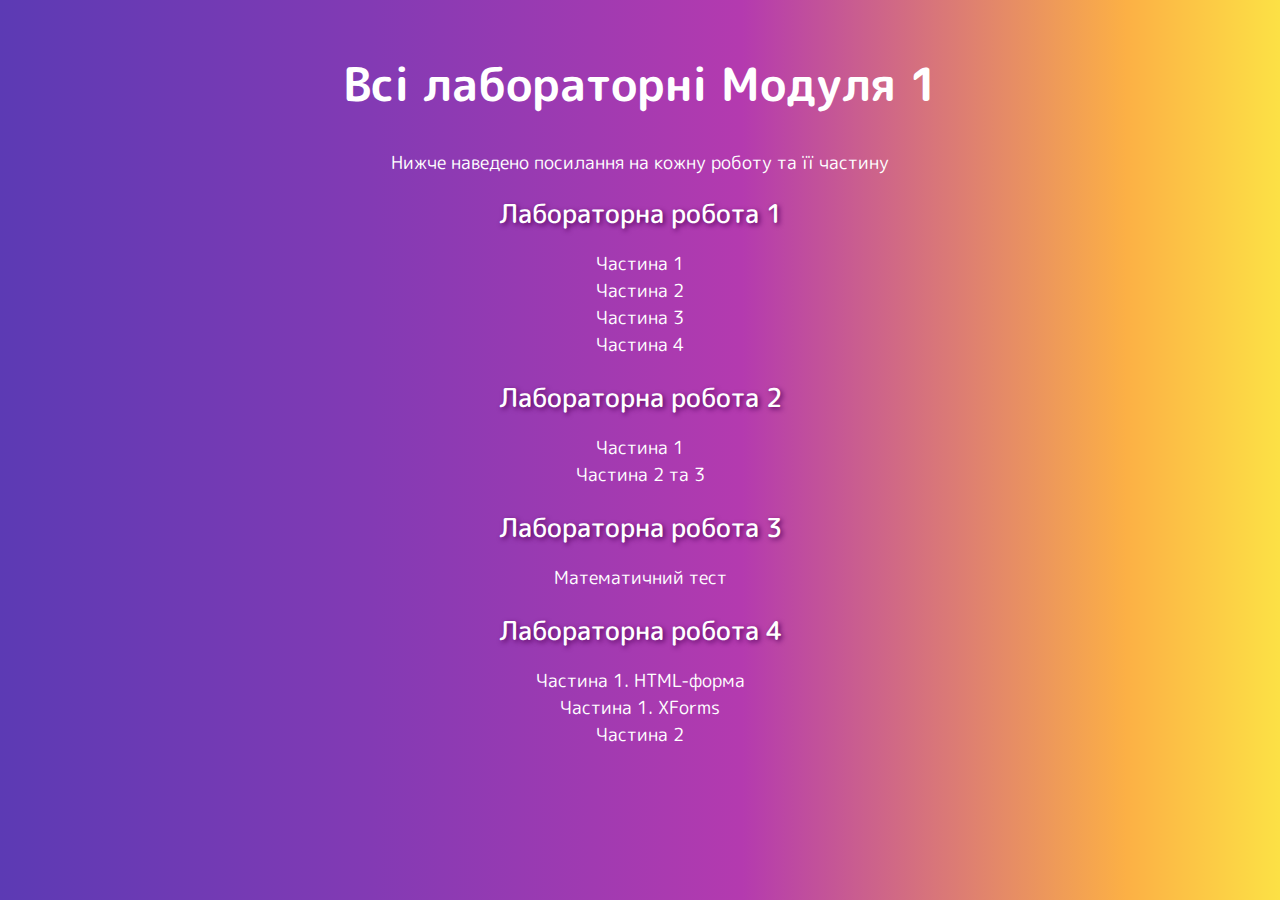
<file: index.html>
<!DOCTYPE html>
<html lang="uk">
  <head>
    <meta charset="UTF-8" />
    <meta name="viewport" content="width=device-width, initial-scale=1.0" />
    <link rel="preconnect" href="https://fonts.googleapis.com" />
    <link rel="preconnect" href="https://fonts.gstatic.com" crossorigin />
    <link
      href="https://fonts.googleapis.com/css2?family=M+PLUS+Rounded+1c:wght@400;500;700&display=swap"
      rel="stylesheet"
    />
    <link rel="stylesheet" href="./styles.css" />
    <title>Module-1 Gorbach</title>
  </head>
  <body class="accent-bg">
    <main class="centered">
      <div class="container">
        <h1 class="title">Всі лабораторні Модуля 1</h1>
        <p>Нижче наведено посилання на кожну роботу та її частину</p>
        <ol class="default-list primary">
          <li>
            <h2 class="lab-name">Лабораторна робота 1</h2>
            <ol class="default-list">
              <li><a class="lab-link" href="./lab-1/lab-1-1.html">Частина 1</a></li>
              <li><a class="lab-link" href="./lab-1/lab-1-2.html">Частина 2</a></li>
              <li><a class="lab-link" href="./lab-1/lab-1-3.html">Частина 3</a></li>
              <li><a class="lab-link" href="./lab-1/lab-1-4.html">Частина 4</a></li>
            </ol>
          </li>
          <li>
            <h2 class="lab-name">Лабораторна робота 2</h2>
            <ol class="default-list">
              <li><a class="lab-link" href="./lab-2/part-1/index.xml">Частина 1</a></li>
              <li><a class="lab-link" href="./lab-2/part-2-and-3/index.xml">Частина 2 та 3</a></li>
            </ol>
          </li>
          <li>
            <h2 class="lab-name">Лабораторна робота 3</h2>
            <ol class="default-list">
              <li><a class="lab-link" href="./lab-3/lab-3.html">Математичний тест</a></li>
            </ol>
          </li>
          <li>
            <h2 class="lab-name">Лабораторна робота 4</h2>
            <ol class="default-list">
              <li>
                <a class="lab-link" href="./lab-4/part-1/index.html">Частина 1. HTML-форма</a>
              </li>
              <li>
                <a class="lab-link" href="./lab-4/part-1/index.xml">Частина 1. XForms</a>
              </li>
              <li><a class="lab-link" href="./lab-4/part-2/index.html">Частина 2</a></li>
            </ol>
          </li>
        </ol>
      </div>
    </main>
  </body>
</html>
</file>
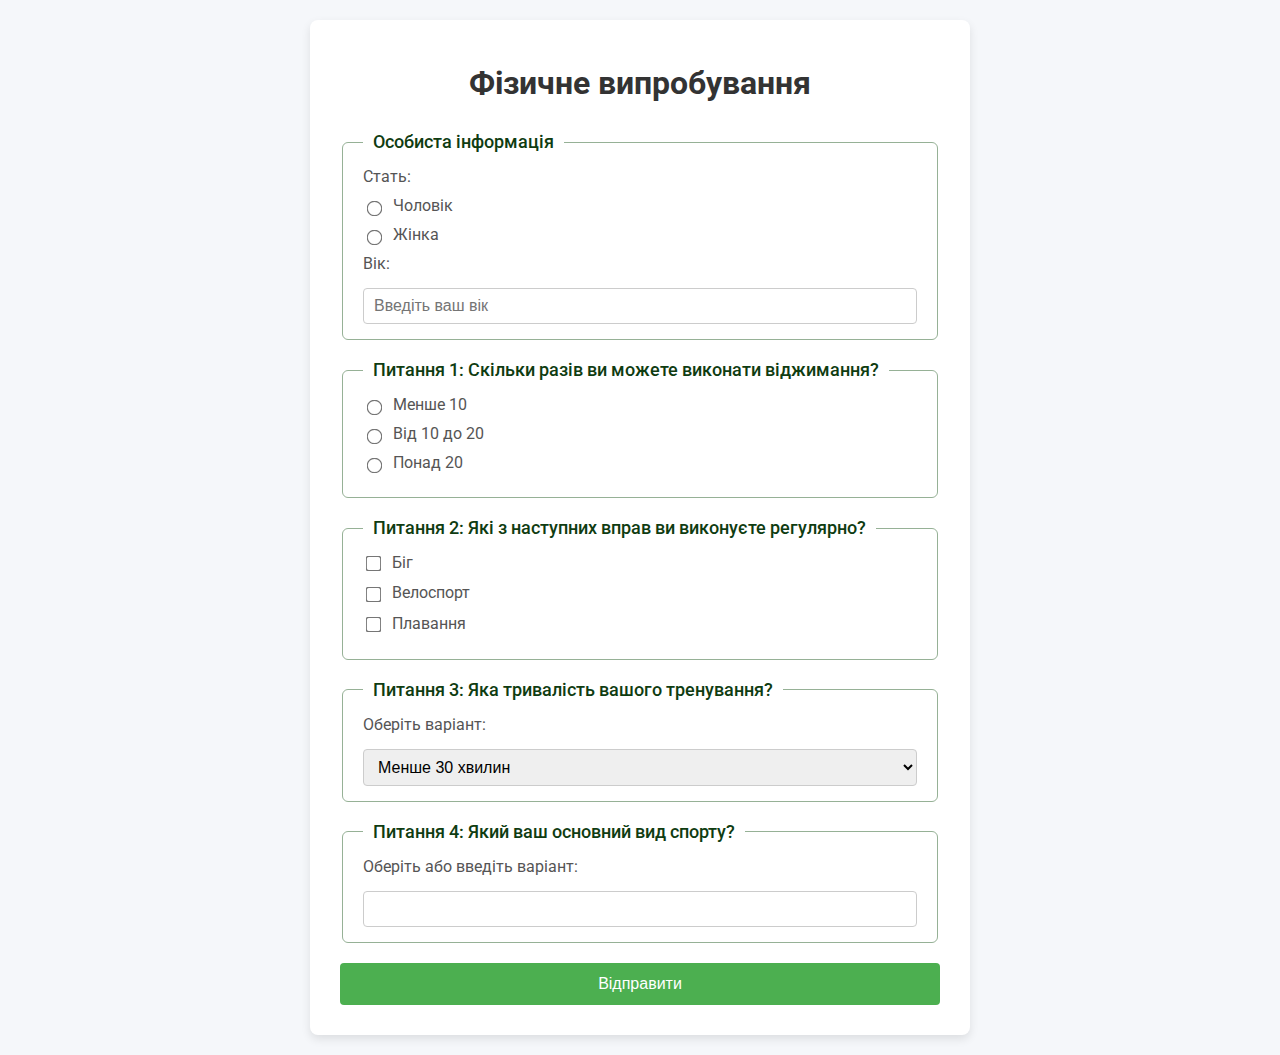
<file: lab-4/part-1/index.html>
<!DOCTYPE html>
<html lang="uk">
  <head>
    <meta charset="UTF-8" />
    <meta name="viewport" content="width=device-width, initial-scale=1.0" />
    <title>Lab-4 Gorbach</title>
    <!-- Підключення Google Fonts -->
    <link
      href="https://fonts.googleapis.com/css2?family=Roboto:wght@400;500&display=swap"
      rel="stylesheet"
    />
    <link rel="stylesheet" href="main.css" />
  </head>
  <body>
    <div class="form-container">
      <h1>Фізичне випробування</h1>
      <form action="#" method="post">
        <!-- вибір статі -->
        <fieldset>
          <legend>Особиста інформація</legend>
          <label>Стать:</label>
          <label>
            <input type="radio" name="gender" value="male" required />
            Чоловік
          </label>
          <label>
            <input type="radio" name="gender" value="female" required />
            Жінка
          </label>
          <!-- введення віку -->
          <label for="age">Вік:</label>
          <input
            type="number"
            name="age"
            id="age"
            placeholder="Введіть ваш вік"
            min="0"
            max="110"
            required
          />
        </fieldset>

        <!-- Питання 1: Використання радіо-кнопок -->
        <fieldset>
          <legend>Питання 1: Скільки разів ви можете виконати віджимання?</legend>
          <label>
            <input type="radio" name="pushups" value="less10" required />
            Менше 10
          </label>
          <label>
            <input type="radio" name="pushups" value="10to20" required />
            Від 10 до 20
          </label>
          <label>
            <input type="radio" name="pushups" value="more20" required />
            Понад 20
          </label>
        </fieldset>

        <!-- Питання 2: Використання прапорців (checkbox) -->
        <fieldset>
          <legend>Питання 2: Які з наступних вправ ви виконуєте регулярно?</legend>
          <label>
            <input type="checkbox" name="exercise[]" value="running" />
            Біг
          </label>
          <label>
            <input type="checkbox" name="exercise[]" value="cycling" />
            Велоспорт
          </label>
          <label>
            <input type="checkbox" name="exercise[]" value="swimming" />
            Плавання
          </label>
        </fieldset>

        <!-- Питання 3: Використання випадаючого списку (select) -->
        <fieldset>
          <legend>Питання 3: Яка тривалість вашого тренування?</legend>
          <label for="duration">Оберіть варіант:</label>
          <select name="duration" id="duration">
            <option value="short">Менше 30 хвилин</option>
            <option value="medium">30-60 хвилин</option>
            <option value="long">Понад 60 хвилин</option>
          </select>
        </fieldset>

        <!-- Питання 4: Використання елемента datalist -->
        <fieldset>
          <legend>Питання 4: Який ваш основний вид спорту?</legend>
          <label for="sport">Оберіть або введіть варіант:</label>
          <input list="sports" name="sport" id="sport" required />
          <datalist id="sports">
            <option value="Футбол"></option>
            <option value="Баскетбол"></option>
            <option value="Теніс"></option>
          </datalist>
        </fieldset>

        <input type="submit" value="Відправити" />
      </form>
    </div>
  </body>
</html>
</file>
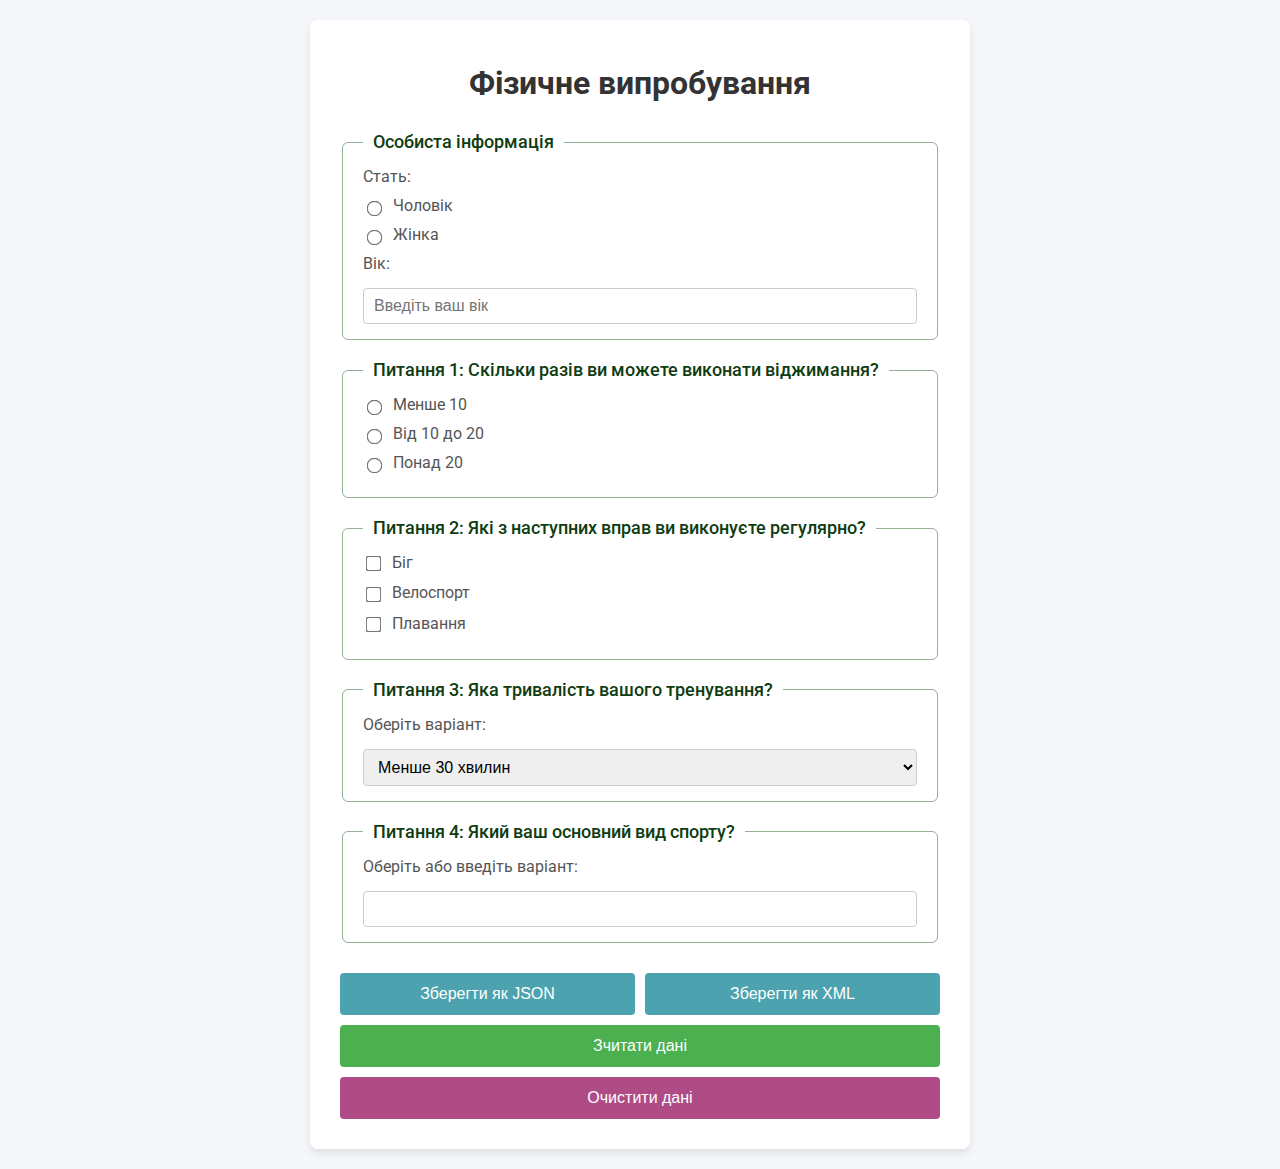
<file: lab-4/part-2/index.html>
<!DOCTYPE html>
<html lang="uk">
  <head>
    <meta charset="UTF-8" />
    <meta name="viewport" content="width=device-width, initial-scale=1.0" />
    <title>Lab-4 Gorbach</title>
    <!-- Підключення Google Fonts -->
    <link
      href="https://fonts.googleapis.com/css2?family=Roboto:wght@400;500&display=swap"
      rel="stylesheet"
    />
    <link rel="stylesheet" href="main.css" />
  </head>
  <body>
    <div class="form-container">
      <h1>Фізичне випробування</h1>
      <form id="fitnessForm" action="#" method="post">
        <!-- вибір статі -->
        <fieldset>
          <legend>Особиста інформація</legend>
          <label>Стать:</label>
          <label>
            <input type="radio" name="gender" value="male" required />
            Чоловік
          </label>
          <label>
            <input type="radio" name="gender" value="female" required />
            Жінка
          </label>
          <!-- введення віку -->
          <label for="age">Вік:</label>
          <input
            type="number"
            name="age"
            id="age"
            placeholder="Введіть ваш вік"
            min="0"
            max="110"
            required
          />
        </fieldset>

        <!-- Питання 1: Використання радіо-кнопок -->
        <fieldset>
          <legend>Питання 1: Скільки разів ви можете виконати віджимання?</legend>
          <label>
            <input type="radio" name="pushups" value="less10" required />
            Менше 10
          </label>
          <label>
            <input type="radio" name="pushups" value="10to20" required />
            Від 10 до 20
          </label>
          <label>
            <input type="radio" name="pushups" value="more20" required />
            Понад 20
          </label>
        </fieldset>

        <!-- Питання 2: Використання прапорців (checkbox) -->
        <fieldset>
          <legend>Питання 2: Які з наступних вправ ви виконуєте регулярно?</legend>
          <label>
            <input type="checkbox" name="exercise[]" value="running" />
            Біг
          </label>
          <label>
            <input type="checkbox" name="exercise[]" value="cycling" />
            Велоспорт
          </label>
          <label>
            <input type="checkbox" name="exercise[]" value="swimming" />
            Плавання
          </label>
        </fieldset>

        <!-- Питання 3: Використання випадаючого списку (select) -->
        <fieldset>
          <legend>Питання 3: Яка тривалість вашого тренування?</legend>
          <label for="duration">Оберіть варіант:</label>
          <select name="duration" id="duration">
            <option value="short">Менше 30 хвилин</option>
            <option value="medium">30-60 хвилин</option>
            <option value="long">Понад 60 хвилин</option>
          </select>
        </fieldset>

        <!-- Питання 4: Використання елемента datalist -->
        <fieldset>
          <legend>Питання 4: Який ваш основний вид спорту?</legend>
          <label for="sport">Оберіть або введіть варіант:</label>
          <input list="sports" name="sport" id="sport" required />
          <datalist id="sports">
            <option value="Футбол"></option>
            <option value="Баскетбол"></option>
            <option value="Теніс"></option>
          </datalist>
        </fieldset>

        <div class="form-buttons">
          <div class="export-buttons">
            <button type="button" onclick="saveAsJSON()">Зберегти як JSON</button>
            <button type="button" onclick="saveAsXML()">Зберегти як XML</button>
          </div>
          <button type="button" onclick="loadData()">Зчитати дані</button>
          <button type="button" onclick="clearData()" class="clear">Очистити дані</button>
        </div>

        <div id="output" class="output-container"></div>
      </form>
    </div>
  </body>
  <script src="./main.js"></script>
</html>
</file>
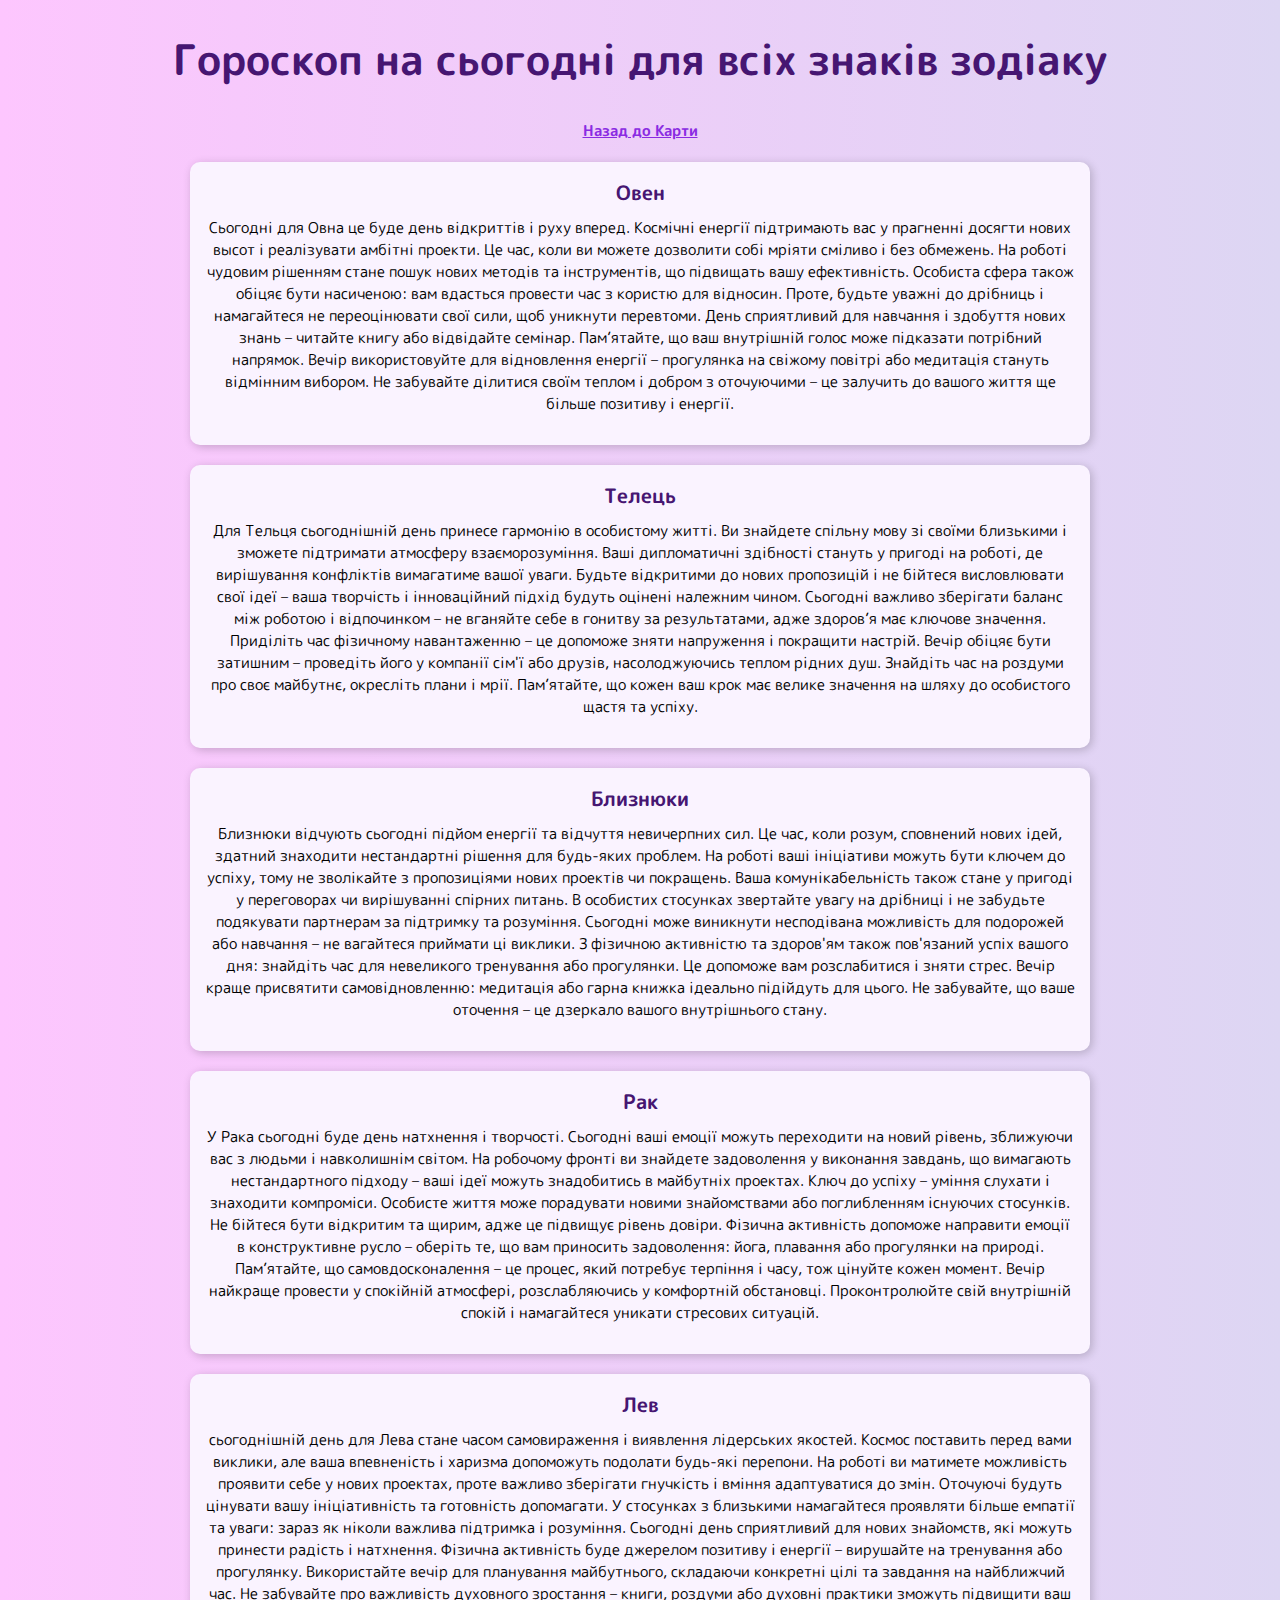
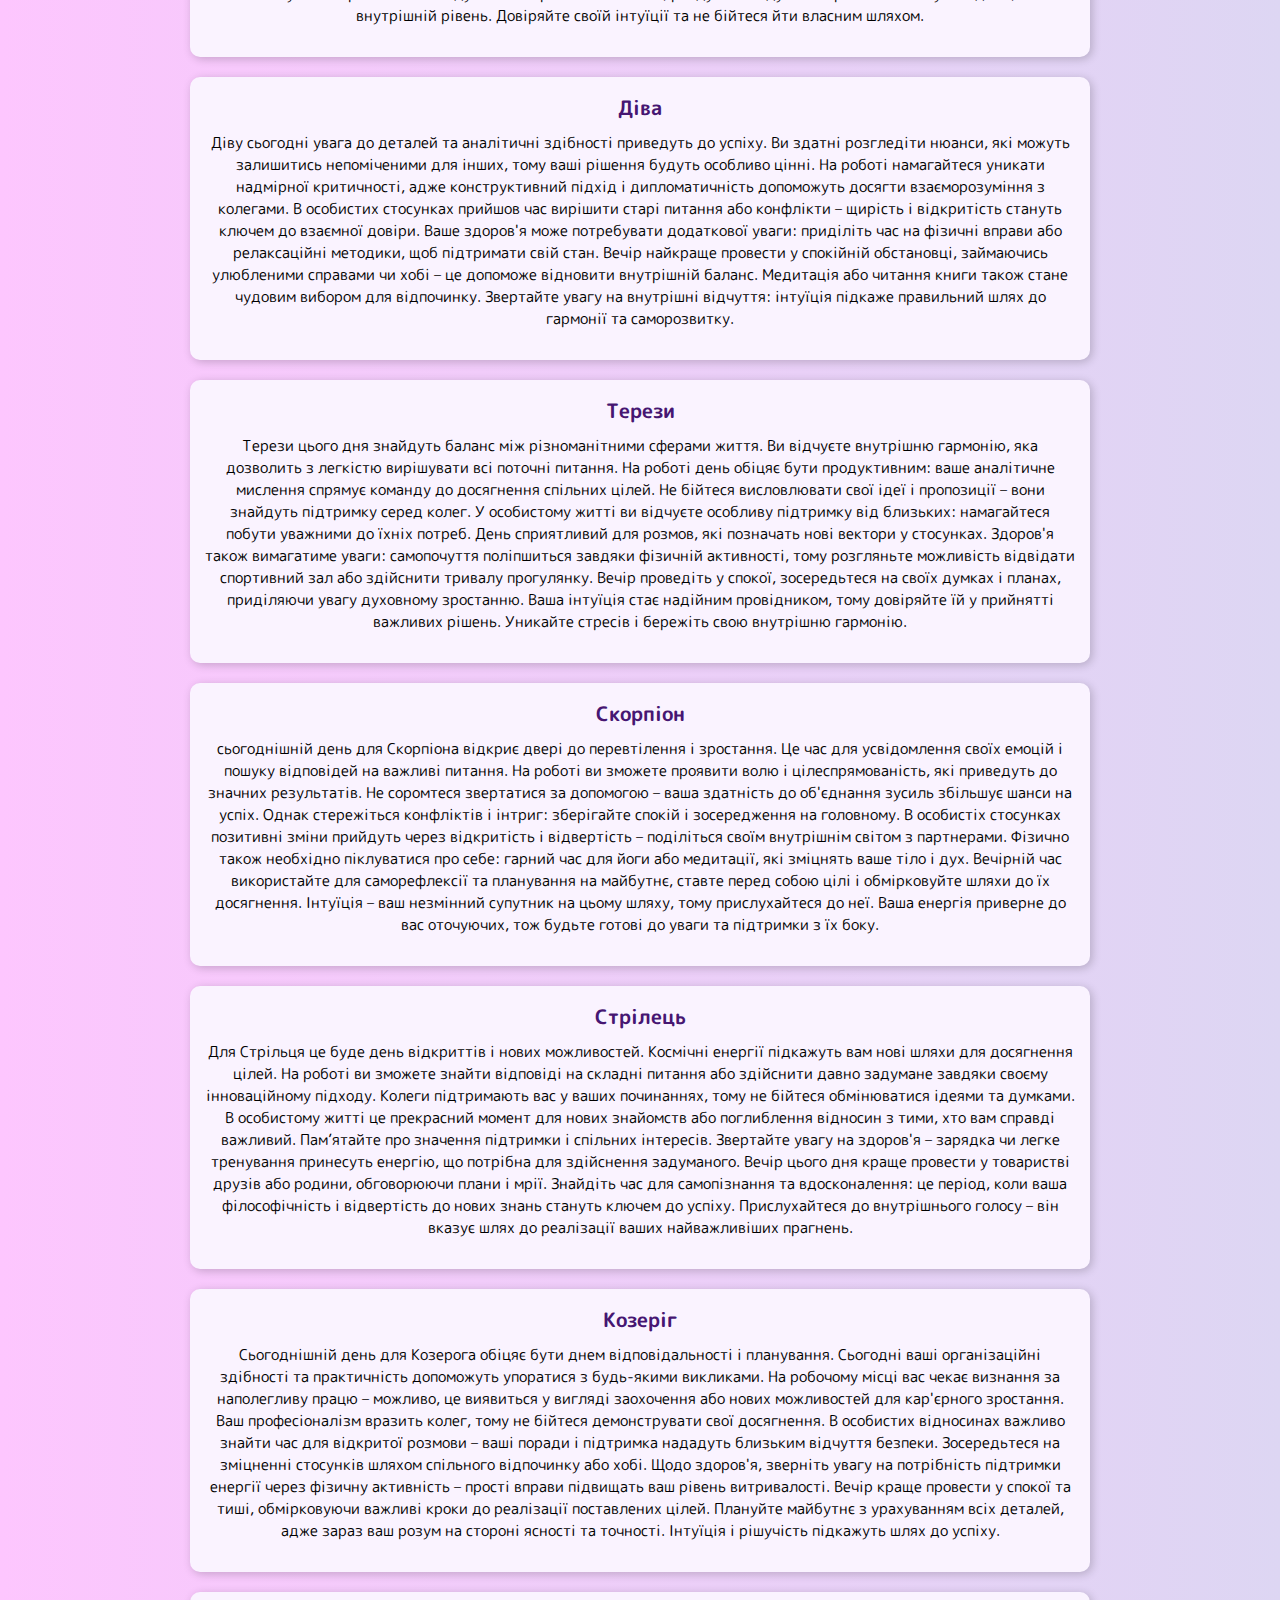
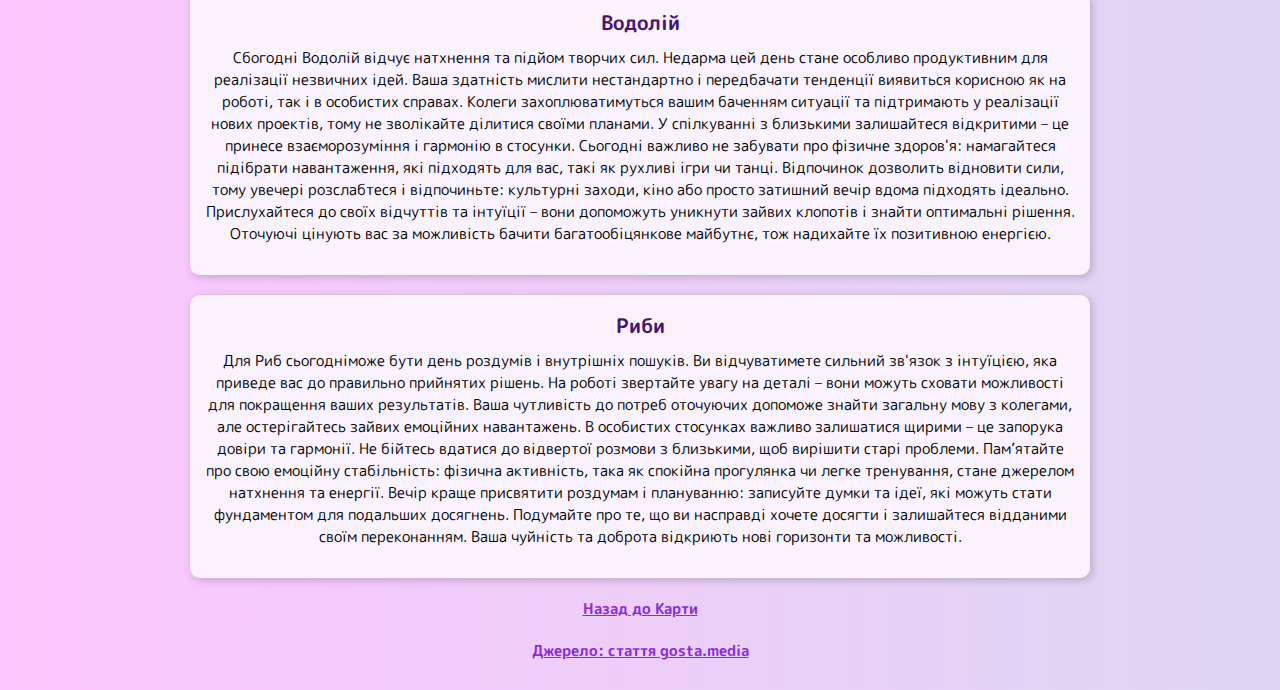
<file: lab-1/horoscope.html>
<!DOCTYPE html>
<html lang="uk">
  <head>
    <meta charset="UTF-8" />
    <meta name="viewport" content="width=device-width, initial-scale=1.0" />
    <link rel="preconnect" href="https://fonts.googleapis.com" />
    <link rel="preconnect" href="https://fonts.gstatic.com" crossorigin />
    <link
      href="https://fonts.googleapis.com/css2?family=M+PLUS+Rounded+1c:wght@400;500;700&display=swap"
      rel="stylesheet"
    />
    <link rel="stylesheet" href="lab-1.css" />
    <title>Гороскоп</title>
  </head>
  <body>
    <main class="horoscope-container">
      <h1 class="horoscope-caption">Гороскоп на сьогодні для всіх знаків зодіаку</h1>

      <a class="horoscope-link" href="lab-1-4.html">Назад до Карти</a>

      <section class="horoscope-card">
        <h2 class="horoscope-title" id="aries">Овен</h2>
        <p class="horoscope-text">
          Cьогодні для Овна це буде день відкриттів і руху вперед. Космічні енергії підтримають вас
          у прагненні досягти нових высот і реалізувати амбітні проекти. Це час, коли ви можете
          дозволити собі мріяти сміливо і без обмежень. На роботі чудовим рішенням стане пошук нових
          методів та інструментів, що підвищать вашу ефективність. Особиста сфера також обіцяє бути
          насиченою: вам вдасться провести час з користю для відносин. Проте, будьте уважні до
          дрібниць і намагайтеся не переоцінювати свої сили, щоб уникнути перевтоми. День
          сприятливий для навчання і здобуття нових знань – читайте книгу або відвідайте семінар.
          Пам’ятайте, що ваш внутрішній голос може підказати потрібний напрямок. Вечір
          використовуйте для відновлення енергії – прогулянка на свіжому повітрі або медитація
          стануть відмінним вибором. Не забувайте ділитися своїм теплом і добром з оточуючими – це
          залучить до вашого життя ще більше позитиву і енергії.
        </p>
      </section>
      <section class="horoscope-card">
        <h2 class="horoscope-title" id="taurus">Телець</h2>
        <p class="horoscope-text">
          Для Тельця сьогоднішній день принесе гармонію в особистому житті. Ви знайдете спільну мову
          зі своїми близькими і зможете підтримати атмосферу взаєморозуміння. Ваші дипломатичні
          здібності стануть у пригоді на роботі, де вирішування конфліктів вимагатиме вашої уваги.
          Будьте відкритими до нових пропозицій і не бійтеся висловлювати свої ідеї – ваша творчість
          і інноваційний підхід будуть оцінені належним чином. Сьогодні важливо зберігати баланс між
          роботою і відпочинком – не вганяйте себе в гонитву за результатами, адже здоров’я має
          ключове значення. Приділіть час фізичному навантаженню – це допоможе зняти напруження і
          покращити настрій. Вечір обіцяє бути затишним – проведіть його у компанії сім'ї або
          друзів, насолоджуючись теплом рідних душ. Знайдіть час на роздуми про своє майбутнє,
          окресліть плани і мрії. Пам’ятайте, що кожен ваш крок має велике значення на шляху до
          особистого щастя та успіху.
        </p>
      </section>
      <section class="horoscope-card">
        <h2 class="horoscope-title" id="gemini">Близнюки</h2>
        <p class="horoscope-text">
          Близнюки відчують сьогодні підйом енергії та відчуття невичерпних сил. Це час, коли розум,
          сповнений нових ідей, здатний знаходити нестандартні рішення для будь-яких проблем. На
          роботі ваші ініціативи можуть бути ключем до успіху, тому не зволікайте з пропозиціями
          нових проектів чи покращень. Ваша комунікабельність також стане у пригоді у переговорах чи
          вирішуванні спірних питань. В особистих стосунках звертайте увагу на дрібниці і не
          забудьте подякувати партнерам за підтримку та розуміння. Сьогодні може виникнути
          несподівана можливість для подорожей або навчання – не вагайтеся приймати ці виклики. З
          фізичною активністю та здоров'ям також пов'язаний успіх вашого дня: знайдіть час для
          невеликого тренування або прогулянки. Це допоможе вам розслабитися і зняти стрес. Вечір
          краще присвятити самовідновленню: медитація або гарна книжка ідеально підійдуть для цього.
          Не забувайте, що ваше оточення – це дзеркало вашого внутрішнього стану.
        </p>
      </section>
      <section class="horoscope-card">
        <h2 class="horoscope-title" id="cancer">Рак</h2>
        <p class="horoscope-text">
          У Рака сьогодні буде день натхнення і творчості. Сьогодні ваші емоції можуть переходити на
          новий рівень, зближуючи вас з людьми і навколишнім світом. На робочому фронті ви знайдете
          задоволення у виконання завдань, що вимагають нестандартного підходу – ваші ідеї можуть
          знадобитись в майбутніх проектах. Ключ до успіху – уміння слухати і знаходити компроміси.
          Особисте життя може порадувати новими знайомствами або поглибленням існуючих стосунків. Не
          бійтеся бути відкритим та щирим, адже це підвищує рівень довіри. Фізична активність
          допоможе направити емоції в конструктивне русло – оберіть те, що вам приносить
          задоволення: йога, плавання або прогулянки на природі. Пам’ятайте, що самовдосконалення –
          це процес, який потребує терпіння і часу, тож цінуйте кожен момент. Вечір найкраще
          провести у спокійній атмосфері, розслабляючись у комфортній обстановці. Проконтролюйте
          свій внутрішній спокій і намагайтеся уникати стресових ситуацій.
        </p>
      </section>
      <section class="horoscope-card">
        <h2 class="horoscope-title" id="leo">Лев</h2>
        <p class="horoscope-text">
          сьогоднішній день для Лева стане часом самовираження і виявлення лідерських якостей.
          Космос поставить перед вами виклики, але ваша впевненість і харизма допоможуть подолати
          будь-які перепони. На роботі ви матимете можливість проявити себе у нових проектах, проте
          важливо зберігати гнучкість і вміння адаптуватися до змін. Оточуючі будуть цінувати вашу
          ініціативність та готовність допомагати. У стосунках з близькими намагайтеся проявляти
          більше емпатії та уваги: зараз як ніколи важлива підтримка і розуміння. Сьогодні день
          сприятливий для нових знайомств, які можуть принести радість і натхнення. Фізична
          активність буде джерелом позитиву і енергії – вирушайте на тренування або прогулянку.
          Використайте вечір для планування майбутнього, складаючи конкретні цілі та завдання на
          найближчий час. Не забувайте про важливість духовного зростання – книги, роздуми або
          духовні практики зможуть підвищити ваш внутрішній рівень. Довіряйте своїй інтуїції та не
          бійтеся йти власним шляхом.
        </p>
      </section>
      <section class="horoscope-card">
        <h2 class="horoscope-title" id="virgo">Діва</h2>
        <p class="horoscope-text">
          Діву сьогодні увага до деталей та аналітичні здібності приведуть до успіху. Ви здатні
          розгледіти нюанси, які можуть залишитись непоміченими для інших, тому ваші рішення будуть
          особливо цінні. На роботі намагайтеся уникати надмірної критичності, адже конструктивний
          підхід і дипломатичність допоможуть досягти взаєморозуміння з колегами. В особистих
          стосунках прийшов час вирішити старі питання або конфлікти – щирість і відкритість стануть
          ключем до взаємної довіри. Ваше здоров'я може потребувати додаткової уваги: приділіть час
          на фізичні вправи або релаксаційні методики, щоб підтримати свій стан. Вечір найкраще
          провести у спокійній обстановці, займаючись улюбленими справами чи хобі – це допоможе
          відновити внутрішній баланс. Медитація або читання книги також стане чудовим вибором для
          відпочинку. Звертайте увагу на внутрішні відчуття: інтуїція підкаже правильний шлях до
          гармонії та саморозвитку.
        </p>
      </section>
      <section class="horoscope-card">
        <h2 class="horoscope-title" id="libra">Терези</h2>
        <p class="horoscope-text">
          Терези цього дня знайдуть баланс між різноманітними сферами життя. Ви відчуєте внутрішню
          гармонію, яка дозволить з легкістю вирішувати всі поточні питання. На роботі день обіцяє
          бути продуктивним: ваше аналітичне мислення спрямує команду до досягнення спільних цілей.
          Не бійтеся висловлювати свої ідеї і пропозиції – вони знайдуть підтримку серед колег. У
          особистому житті ви відчуєте особливу підтримку від близьких: намагайтеся побути уважними
          до їхніх потреб. День сприятливий для розмов, які позначать нові вектори у стосунках.
          Здоров'я також вимагатиме уваги: самопочуття поліпшиться завдяки фізичній активності, тому
          розгляньте можливість відвідати спортивний зал або здійснити тривалу прогулянку. Вечір
          проведіть у спокої, зосередьтеся на своїх думках і планах, приділяючи увагу духовному
          зростанню. Ваша інтуїція стає надійним провідником, тому довіряйте їй у прийнятті важливих
          рішень. Уникайте стресів і бережіть свою внутрішню гармонію.
        </p>
      </section>
      <section class="horoscope-card">
        <h2 class="horoscope-title" id="scorpio">Скорпіон</h2>
        <p class="horoscope-text">
          сьогоднішній день для Скорпіона відкриє двері до перевтілення і зростання. Це час для
          усвідомлення своїх емоцій і пошуку відповідей на важливі питання. На роботі ви зможете
          проявити волю і цілеспрямованість, які приведуть до значних результатів. Не соромтеся
          звертатися за допомогою – ваша здатність до об'єднання зусиль збільшує шанси на успіх.
          Однак стережіться конфліктів і інтриг: зберігайте спокій і зосередження на головному. В
          особистіх стосунках позитивні зміни прийдуть через відкритість і відвертість – поділіться
          своїм внутрішнім світом з партнерами. Фізично також необхідно піклуватися про себе: гарний
          час для йоги або медитації, які зміцнять ваше тіло і дух. Вечірній час використайте для
          саморефлексії та планування на майбутнє, ставте перед собою цілі і обмірковуйте шляхи до
          їх досягнення. Інтуїція – ваш незмінний супутник на цьому шляху, тому прислухайтеся до
          неї. Ваша енергія приверне до вас оточуючих, тож будьте готові до уваги та підтримки з їх
          боку.
        </p>
      </section>
      <section class="horoscope-card">
        <h2 class="horoscope-title" id="sagittarius">Стрілець</h2>
        <p class="horoscope-text">
          Для Стрільця це буде день відкриттів і нових можливостей. Космічні енергії підкажуть вам
          нові шляхи для досягнення цілей. На роботі ви зможете знайти відповіді на складні питання
          або здійснити давно задумане завдяки своєму інноваційному підходу. Колеги підтримають вас
          у ваших починаннях, тому не бійтеся обмінюватися ідеями та думками. В особистому житті це
          прекрасний момент для нових знайомств або поглиблення відносин з тими, хто вам справді
          важливий. Пам’ятайте про значення підтримки і спільних інтересів. Звертайте увагу на
          здоров'я – зарядка чи легке тренування принесуть енергію, що потрібна для здійснення
          задуманого. Вечір цього дня краще провести у товаристві друзів або родини, обговорюючи
          плани і мрії. Знайдіть час для самопізнання та вдосконалення: це період, коли ваша
          філософічність і відвертість до нових знань стануть ключем до успіху. Прислухайтеся до
          внутрішнього голосу – він вказує шлях до реалізації ваших найважливіших прагнень.
        </p>
      </section>
      <section class="horoscope-card">
        <h2 class="horoscope-title" id="capricorn">Козеріг</h2>
        <p class="horoscope-text">
          Сьогоднішній день для Козерога обіцяє бути днем відповідальності і планування. Сьогодні
          ваші організаційні здібності та практичність допоможуть упоратися з будь-якими викликами.
          На робочому місці вас чекає визнання за наполегливу працю – можливо, це виявиться у
          вигляді заохочення або нових можливостей для кар'єрного зростання. Ваш професіоналізм
          вразить колег, тому не бійтеся демонструвати свої досягнення. В особистих відносинах
          важливо знайти час для відкритої розмови – ваші поради і підтримка нададуть близьким
          відчуття безпеки. Зосередьтеся на зміцненні стосунків шляхом спільного відпочинку або
          хобі. Щодо здоров'я, зверніть увагу на потрібність підтримки енергії через фізичну
          активність – прості вправи підвищать ваш рівень витривалості. Вечір краще провести у
          спокої та тиші, обмірковуючи важливі кроки до реалізації поставлених цілей. Плануйте
          майбутнє з урахуванням всіх деталей, адже зараз ваш розум на стороні ясності та точності.
          Інтуїція і рішучість підкажуть шлях до успіху.
        </p>
      </section>
      <section class="horoscope-card">
        <h2 class="horoscope-title" id="aquarius">Водолій</h2>
        <p class="horoscope-text">
          Сбогодні Водолій відчує натхнення та підйом творчих сил. Недарма цей день стане особливо
          продуктивним для реалізації незвичних ідей. Ваша здатність мислити нестандартно і
          передбачати тенденції виявиться корисною як на роботі, так і в особистих справах. Колеги
          захоплюватимуться вашим баченням ситуації та підтримають у реалізації нових проектів, тому
          не зволікайте ділитися своїми планами. У спілкуванні з близькими залишайтеся відкритими –
          це принесе взаєморозуміння і гармонію в стосунки. Сьогодні важливо не забувати про фізичне
          здоров'я: намагайтеся підібрати навантаження, які підходять для вас, такі як рухливі ігри
          чи танці. Відпочинок дозволить відновити сили, тому увечері розслабтеся і відпочиньте:
          культурні заходи, кіно або просто затишний вечір вдома підходять ідеально. Прислухайтеся
          до своїх відчуттів та інтуїції – вони допоможуть уникнути зайвих клопотів і знайти
          оптимальні рішення. Оточуючі цінують вас за можливість бачити багатообіцянкове майбутнє,
          тож надихайте їх позитивною енергією.
        </p>
      </section>
      <section class="horoscope-card">
        <h2 class="horoscope-title" id="pisces">Риби</h2>
        <p class="horoscope-text">
          Для Риб сьогодніможе бути день роздумів і внутрішніх пошуків. Ви відчуватимете сильний
          зв'язок з інтуїцією, яка приведе вас до правильно прийнятих рішень. На роботі звертайте
          увагу на деталі – вони можуть сховати можливості для покращення ваших результатів. Ваша
          чутливість до потреб оточуючих допоможе знайти загальну мову з колегами, але остерігайтесь
          зайвих емоційних навантажень. В особистих стосунках важливо залишатися щирими – це
          запорука довіри та гармонії. Не бійтесь вдатися до відвертої розмови з близькими, щоб
          вирішити старі проблеми. Пам’ятайте про свою емоційну стабільність: фізична активність,
          така як спокійна прогулянка чи легке тренування, стане джерелом натхнення та енергії.
          Вечір краще присвятити роздумам і плануванню: записуйте думки та ідеї, які можуть стати
          фундаментом для подальших досягнень. Подумайте про те, що ви насправді хочете досягти і
          залишайтеся відданими своїм переконанням. Ваша чуйність та доброта відкриють нові
          горизонти та можливості.
        </p>
      </section>
      <a class="horoscope-link" href="lab-1-4.html">Назад до Карти</a>
      <a
        class="horoscope-link"
        href="https://gosta.media/horoskop-2025/horoskop-na-26-lyutogo-2025-dlya-vsih-znakiv-zodiaku/"
        >Джерело: стаття gosta.media</a
      >
    </main>
  </body>
</html>
</file>
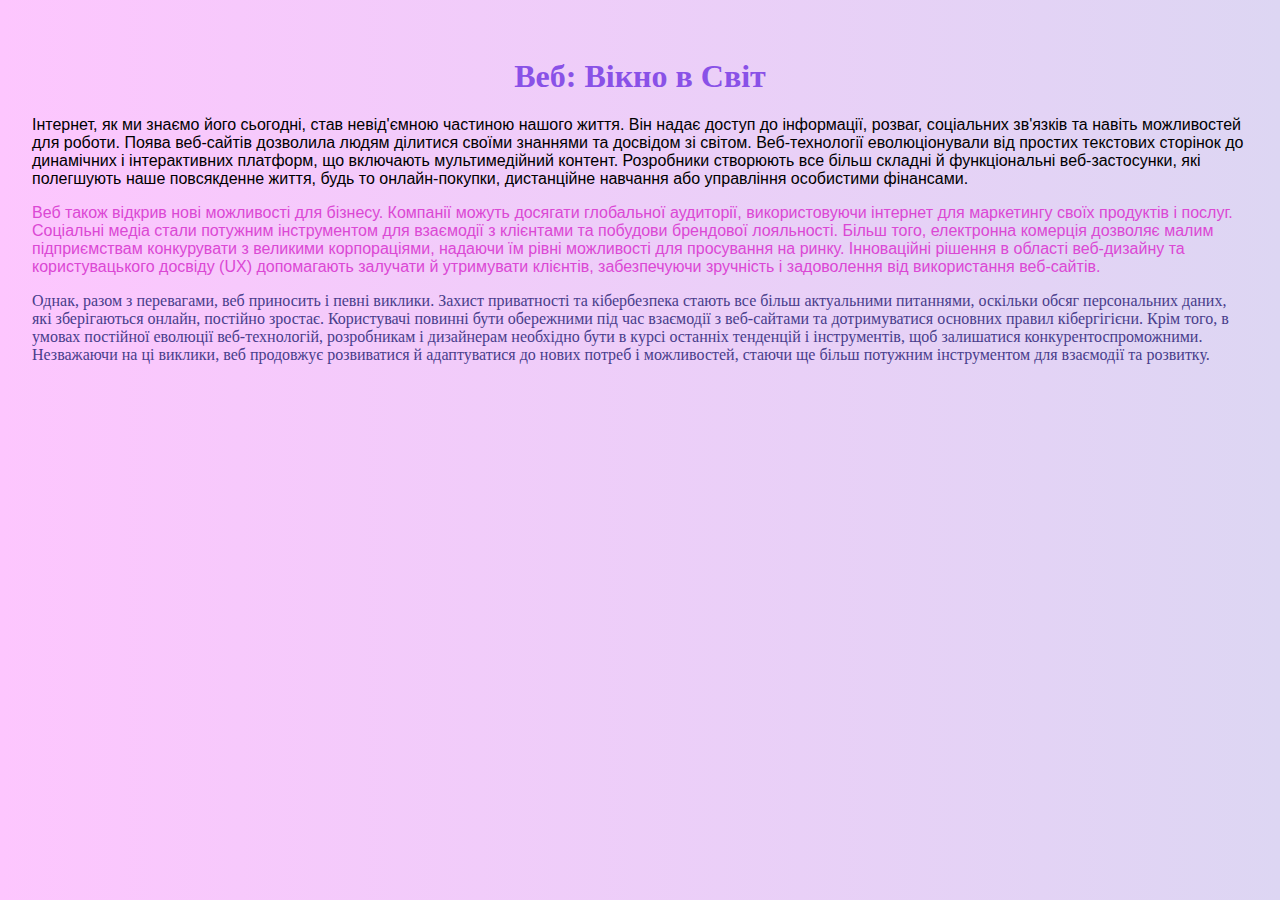
<file: lab-1/lab-1-1.html>
<!DOCTYPE html>
<html lang="uk">
  <head>
    <meta charset="UTF-8" />
    <meta name="viewport" content="width=device-width, initial-scale=1.0" />
    <link rel="stylesheet" href="lab-1.css" />
    <title>Lab 1.1 Gorbach</title>
  </head>
  <body>
    <main class="container centered">
      <h1 class="caption">Веб: Вікно в Світ</h1>
      <p class="paragraph-1">
        Інтернет, як ми знаємо його сьогодні, став невід'ємною частиною нашого життя. Він надає
        доступ до інформації, розваг, соціальних зв'язків та навіть можливостей для роботи. Поява
        веб-сайтів дозволила людям ділитися своїми знаннями та досвідом зі світом. Веб-технології
        еволюціонували від простих текстових сторінок до динамічних і інтерактивних платформ, що
        включають мультимедійний контент. Розробники створюють все більш складні й функціональні
        веб-застосунки, які полегшують наше повсякденне життя, будь то онлайн-покупки, дистанційне
        навчання або управління особистими фінансами.
      </p>
      <p class="paragraph-2">
        Веб також відкрив нові можливості для бізнесу. Компанії можуть досягати глобальної
        аудиторії, використовуючи інтернет для маркетингу своїх продуктів і послуг. Соціальні медіа
        стали потужним інструментом для взаємодії з клієнтами та побудови брендової лояльності.
        Більш того, електронна комерція дозволяє малим підприємствам конкурувати з великими
        корпораціями, надаючи їм рівні можливості для просування на ринку. Інноваційні рішення в
        області веб-дизайну та користувацького досвіду (UX) допомагають залучати й утримувати
        клієнтів, забезпечуючи зручність і задоволення від використання веб-сайтів.
      </p>
      <p class="paragraph-3">
        Однак, разом з перевагами, веб приносить і певні виклики. Захист приватності та кібербезпека
        стають все більш актуальними питаннями, оскільки обсяг персональних даних, які зберігаються
        онлайн, постійно зростає. Користувачі повинні бути обережними під час взаємодії з
        веб-сайтами та дотримуватися основних правил кібергігієни. Крім того, в умовах постійної
        еволюції веб-технологій, розробникам і дизайнерам необхідно бути в курсі останніх тенденцій
        і інструментів, щоб залишатися конкурентоспроможними. Незважаючи на ці виклики, веб
        продовжує розвиватися й адаптуватися до нових потреб і можливостей, стаючи ще більш потужним
        інструментом для взаємодії та розвитку.
      </p>
    </main>
  </body>
</html>
</file>
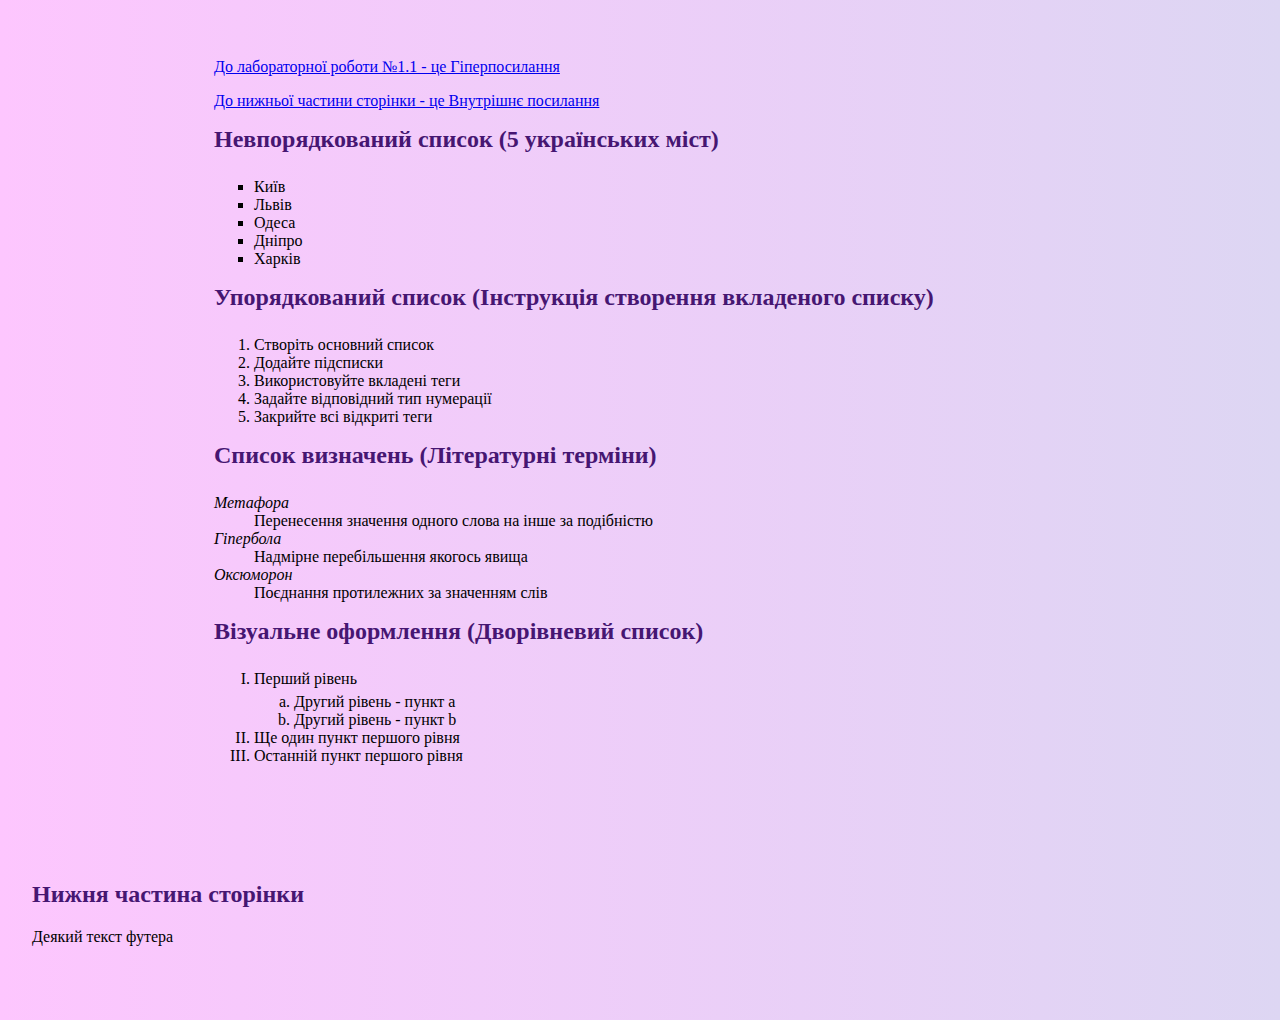
<file: lab-1/lab-1-2.html>
<!DOCTYPE html>
<html lang="uk">
  <head>
    <meta charset="UTF-8" />
    <meta name="viewport" content="width=device-width, initial-scale=1.0" />
    <link rel="stylesheet" href="lab-1.css" />
    <title>Lab 1.2 Gorbach</title>
  </head>
  <body>
    <main class="container small">
      <p><a href="lab-1-1.html">До лабораторної роботи №1.1 - це Гіперпосилання</a></p>
      <p><a href="#footer">До нижньої частини сторінки - це Внутрішнє посилання </a></p>

      <h2 class="primary-caption">Невпорядкований список (5 українських міст)</h2>
      <ul class="cities-list">
        <li>Київ</li>
        <li>Львів</li>
        <li>Одеса</li>
        <li>Дніпро</li>
        <li>Харків</li>
      </ul>

      <h2 class="primary-caption">Упорядкований список (Інструкція створення вкладеного списку)</h2>
      <ol>
        <li>Створіть основний список</li>
        <li>Додайте підсписки</li>
        <li>Використовуйте вкладені теги</li>
        <li>Задайте відповідний тип нумерації</li>
        <li>Закрийте всі відкриті теги</li>
      </ol>

      <h2 class="primary-caption">Список визначень (Літературні терміни)</h2>
      <dl>
        <dt class="term">Метафора</dt>
        <dd>Перенесення значення одного слова на інше за подібністю</dd>
        <dt class="term">Гіпербола</dt>
        <dd>Надмірне перебільшення якогось явища</dd>
        <dt class="term">Оксюморон</dt>
        <dd>Поєднання протилежних за значенням слів</dd>
      </dl>

      <h2 class="primary-caption">Візуальне оформлення (Дворівневий список)</h2>
      <ol type="I">
        <li>
          Перший рівень
          <ol type="a">
            <li>Другий рівень - пункт a</li>
            <li>Другий рівень - пункт b</li>
          </ol>
        </li>
        <li>Ще один пункт першого рівня</li>
        <li>Останній пункт першого рівня</li>
      </ol>
    </main>
    <footer id="footer" class="container">
      <h2 class="primary-caption">Нижня частина сторінки</h2>
      <p>Деякий текст футера</p>
    </footer>
  </body>
</html>
</file>
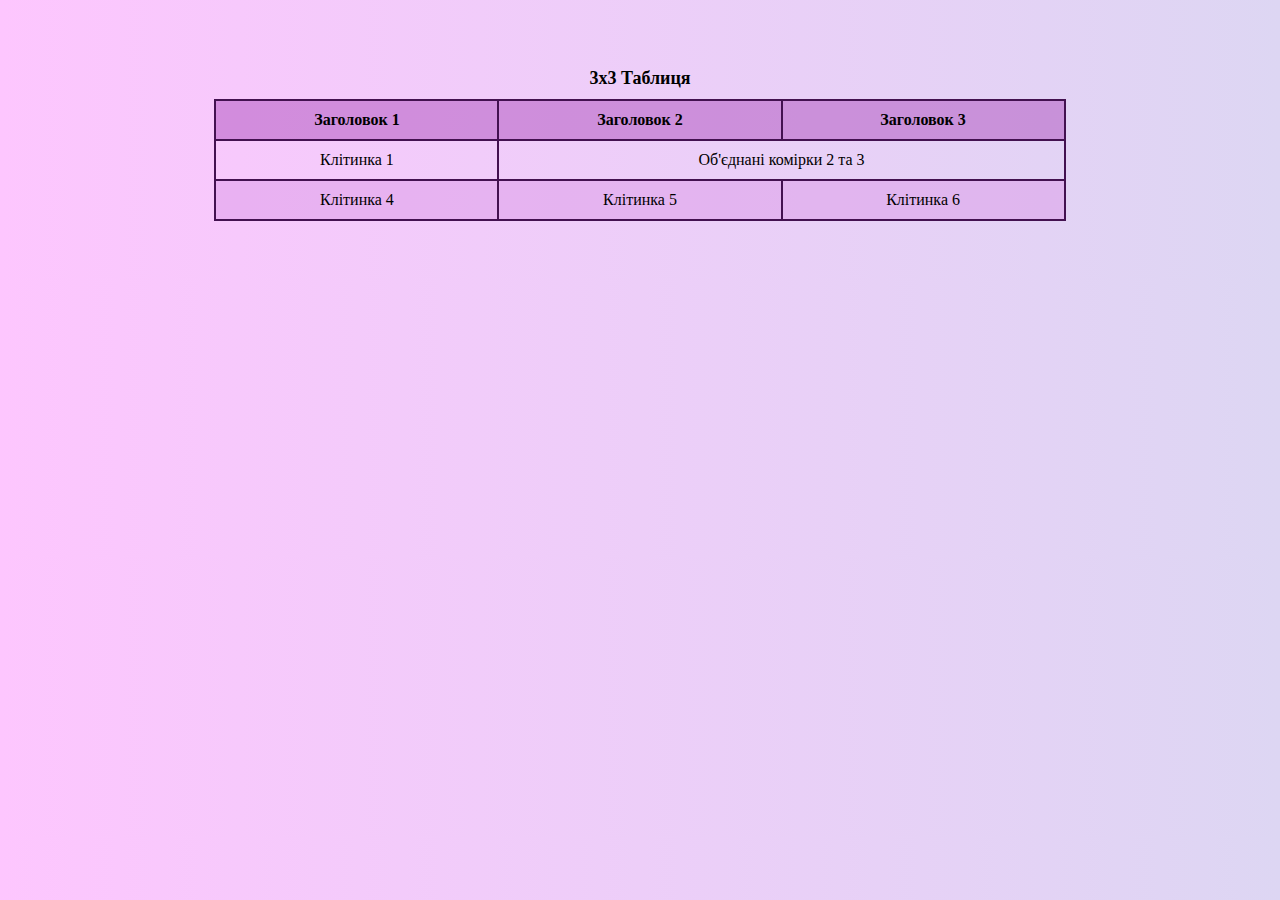
<file: lab-1/lab-1-3.html>
<!DOCTYPE html>
<html lang="uk">
  <head>
    <meta charset="UTF-8" />
    <meta name="viewport" content="width=device-width, initial-scale=1.0" />
    <link rel="stylesheet" href="lab-1.css" />
    <title>Lab 1.3 Gorbach</title>
  </head>
  <body>
    <main class="container centered">
      <table>
        <caption>
          3x3 Таблиця
        </caption>
        <thead>
          <tr>
            <th>Заголовок 1</th>
            <th>Заголовок 2</th>
            <th>Заголовок 3</th>
          </tr>
        </thead>
        <tbody>
          <tr>
            <td>Клітинка 1</td>
            <td colspan="2">Об'єднані комірки 2 та 3</td>
          </tr>
          <tr>
            <td>Клітинка 4</td>
            <td>Клітинка 5</td>
            <td>Клітинка 6</td>
          </tr>
        </tbody>
      </table>
    </main>
  </body>
</html>
</file>
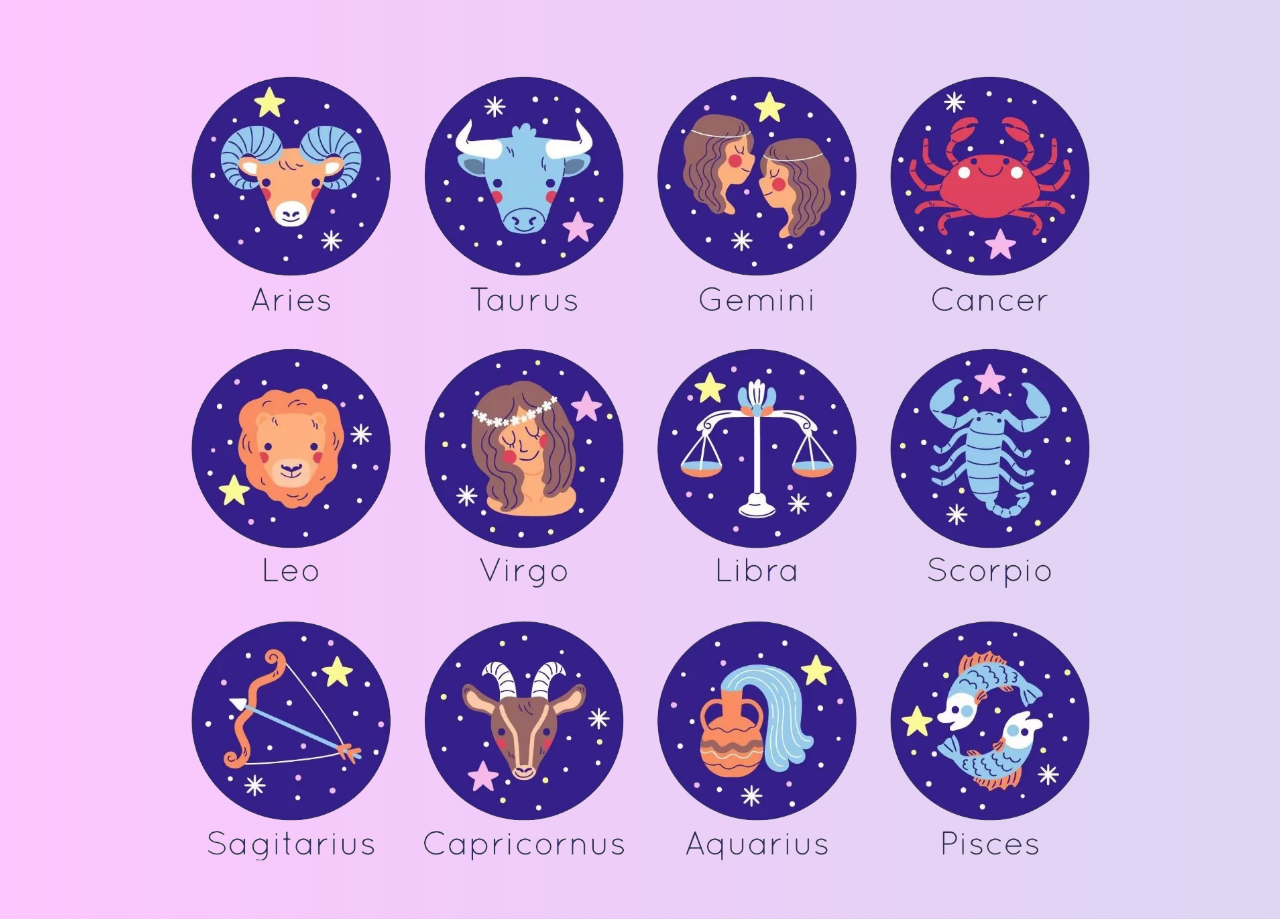
<file: lab-1/lab-1-4.html>
<!DOCTYPE html>
<html lang="uk">
  <head>
    <meta charset="UTF-8" />
    <meta name="viewport" content="width=device-width, initial-scale=1.0" />
    <link rel="stylesheet" href="lab-1.css" />
    <title>Lab 1.4 Gorbach</title>
  </head>
  <body>
    <main class="container centered">
      <img
        class="map-image"
        src="zodiac-signs.png"
        usemap="#zodiac-map"
        alt="Дванадцять знаків зодіаку"
      />
      <map name="zodiac-map">
        <area
          shape="circle"
          coords="110,116,100"
          href="horoscope.html#aries"
          alt="Овен"
          title="Гороскоп для Овна на сьогодні"
        />
        <area
          shape="circle"
          coords="344,116,100"
          href="horoscope.html#taurus"
          alt="Телець"
          title="Гороскоп для Тельця на сьогодні"
        />
        <area
          shape="circle"
          coords="576,116,100"
          href="horoscope.html#gemini"
          alt="Близнюки"
          title="Гороскоп для Близнюків на сьогодні"
        />
        <area
          shape="circle"
          coords="810,116,100"
          href="horoscope.html#cancer"
          alt="Рак"
          title="Гороскоп для Рака на сьогодні"
        />

        <area
          shape="circle"
          coords="110,390,100"
          href="horoscope.html#leo"
          alt="Лев"
          title="Гороскоп для Лева на сьогодні"
        />
        <area
          shape="circle"
          coords="344,390,100"
          href="horoscope.html#virgo"
          alt="Діва"
          title="Гороскоп для Діви на сьогодні"
        />
        <area
          shape="circle"
          coords="576,390,100"
          href="horoscope.html#libra"
          alt="Терези"
          title="Гороскоп для Терезів на сьогодні"
        />
        <area
          shape="circle"
          coords="810,390,100"
          href="horoscope.html#scorpio"
          alt="Скорпіон"
          title="Гороскоп для Скорпіона на сьогодні"
        />

        <area
          shape="circle"
          coords="110,662,100"
          href="horoscope.html#sagittarius"
          alt="Стрілець"
          title="Гороскоп для Стрільця на сьогодні"
        />
        <area
          shape="circle"
          coords="344,662,100"
          href="horoscope.html#capricorn"
          alt="Козеріг"
          title="Гороскоп для Козерога на сьогодні"
        />
        <area
          shape="circle"
          coords="576,662,100"
          href="horoscope.html#aquarius"
          alt="Водолій"
          title="Гороскоп для Водолія на сьогодні"
        />
        <area
          shape="circle"
          coords="810,662,100"
          href="horoscope.html#pisces"
          alt="Риби"
          title="Гороскоп для Риб на сьогодні"
        />
      </map>
    </main>
  </body>
</html>
</file>
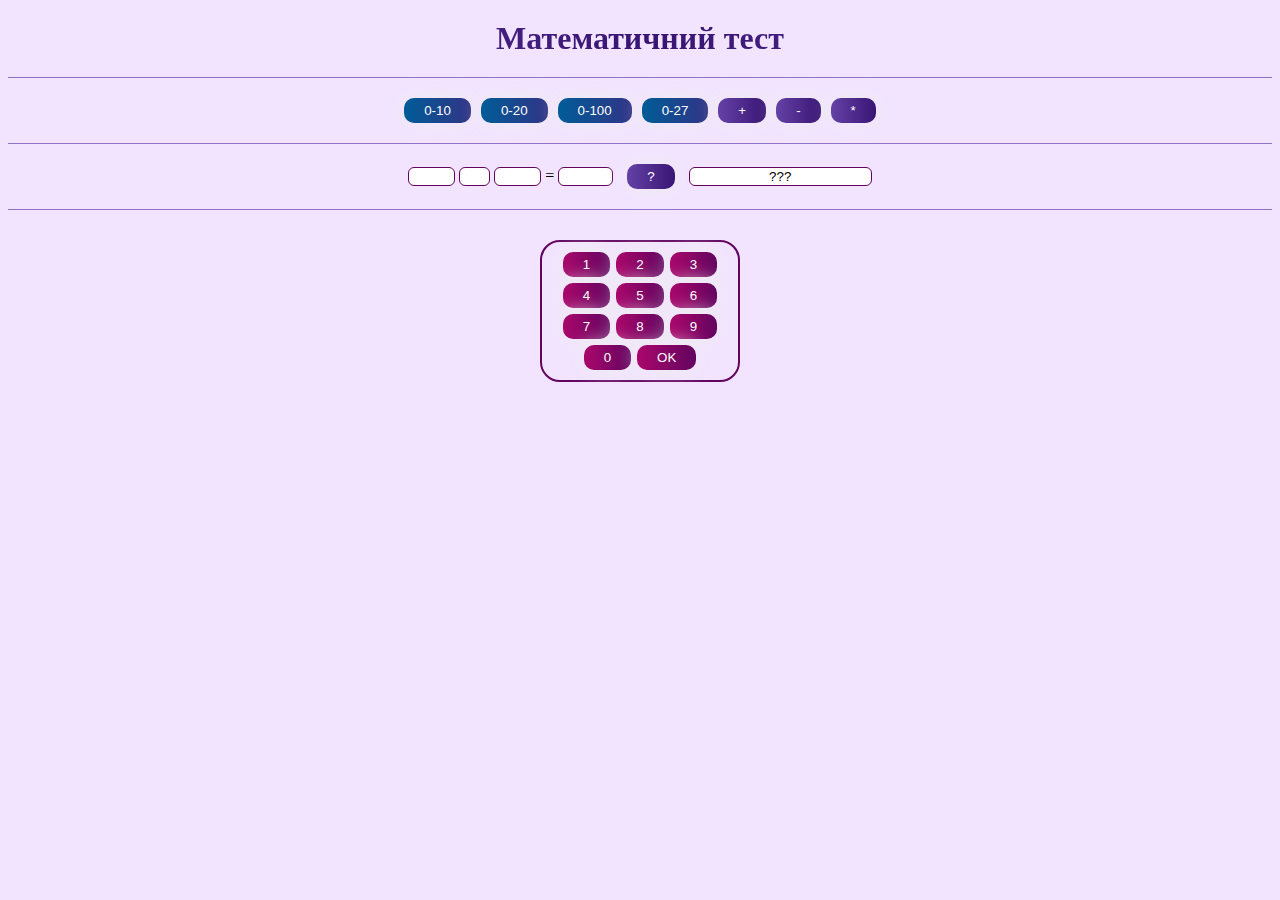
<file: lab-3/lab-3.html>
<!DOCTYPE html>
<html lang="uk">
  <head>
    <meta charset="UTF-8" />
    <title>Lab-3 Gorbach</title>
    <link rel="stylesheet" href="main.css" />
    <script src="main.js" defer></script>
  </head>

  <body>
    <main>
      <h1 class="title center">Математичний тест</h1>
      <hr />

      <section class="center">
        <div class="controls">
          <button id="d1" class="btn-grad range" type="button" onclick="maxValue=10">0-10</button>
          <button id="d2" class="btn-grad range" type="button" onclick="maxValue=20">0-20</button>
          <button id="d3" class="btn-grad range" type="button" onclick="maxValue=100">0-100</button>
          <button id="d4" class="btn-grad range" type="button" onclick="maxValue=27">0-27</button>
          <button id="plus" class="btn-grad sign" type="button" onclick='setSign("+")'>+</button>
          <button id="minus" class="btn-grad sign" type="button" onclick='setSign("-")'>-</button>
          <button id="multiplication" class="btn-grad sign" type="button" onclick='setSign("*")'>
            *
          </button>
        </div>
      </section>
      <hr />

      <section class="calculation center">
        <form name="test">
          <div>
            <input id="op1" size="3" maxlength="3" readonly />
            <input id="s_sign" size="1" maxlength="1" readonly />
            <input id="op2" size="3" maxlength="3" readonly />
            <span>=</span>
            <input id="result" size="4" maxlength="4" />
            <button id="award" class="btn-grad wide" type="button" onclick="main_calc()">?</button>
            <input id="r0" value="???" readonly />
          </div>
        </form>
      </section>

      <hr />

      <section class="keyboard center">
        <div>
          <div id="keyboard" class="keyboard">
            <button type="button" class="btn-grad" onclick='input_sign("1")'>1</button>
            <button type="button" class="btn-grad" onclick='input_sign("2")'>2</button>
            <button type="button" class="btn-grad" onclick='input_sign("3")'>3</button>
            <button type="button" class="btn-grad" onclick='input_sign("4")'>4</button>
            <button type="button" class="btn-grad" onclick='input_sign("5")'>5</button>
            <button type="button" class="btn-grad" onclick='input_sign("6")'>6</button>
            <button type="button" class="btn-grad" onclick='input_sign("7")'>7</button>
            <button type="button" class="btn-grad" onclick='input_sign("8")'>8</button>
            <button type="button" class="btn-grad" onclick='input_sign("9")'>9</button>
            <button type="button" class="btn-grad" onclick='input_sign("0")'>0</button>
            <button type="button" class="btn-grad" onclick='input_sign("10")'>OK</button>
          </div>
        </div>
      </section>
    </main>
  </body>
</html>
</file>
<file: styles.css>
* {
  box-sizing: border-box;
}

h1,
h2,
h3,
h4,
h5,
h6,
p {
  margin-top: 0;
}

a {
  text-decoration: none;
  display: inline-block;
  color: #ffffff;
}

body {
  font-family: 'M PLUS Rounded 1c', sans-serif;
  font-weight: 400;
  font-size: 18px;

  margin: 0;
}

/* index.html styles */
.accent-bg {
  background-image: linear-gradient(
    90deg,
    rgba(92, 58, 180, 1) 0%,
    rgba(131, 58, 180, 1) 29%,
    rgba(180, 58, 175, 1) 58%,
    rgba(252, 176, 69, 1) 88%,
    rgba(252, 225, 69, 1) 100%
  );
  color: #ffffff;
}

.container {
  width: 100%;
  max-width: 1288px;
  margin: 0 auto;
  padding: 50px 24px;
}

.centered {
  text-align: center;
  display: flex;
  flex-direction: column;
  align-items: center;
  justify-content: center;
}

.title {
  font-size: 46px;
  font-weight: 700;
}

.default-list {
  list-style: none;
  margin: 0;
  padding: 0;
}

.default-list.primary > li {
  margin-bottom: 20px;
}

.lab-name {
  font-size: 26px;
  font-weight: 500;
  text-shadow: 2px 2px 5px #5a0762;
  margin-bottom: 18px;
}

.lab-link {
  cursor: pointer;
  transition: transform 0.5s, text-shadow 0.5s;
}

.lab-link:hover {
  text-decoration: underline;
  transform: scale(1.25);
  text-shadow: 2px 2px 5px #5a0762;
}
</file>
<file: lab-4/part-1/main.css>
/* Загальні стилі сторінки */
body {
  background-color: #f5f7fa;
  font-family: 'Roboto', sans-serif;
  margin: 0;
  padding: 0;
  display: flex;
  justify-content: center;
  align-items: center;
  min-height: 100vh;
}

/* Стилізація контейнера форми */
.form-container {
  background-color: #ffffff;
  border-radius: 8px;
  box-shadow: 0 4px 10px rgba(0, 0, 0, 0.1);
  padding: 30px;
  max-width: 600px;
  width: 100%;
  margin: 20px;
}

.form-container h1 {
  text-align: center;
  margin: 14px auto 30px;
  color: #333333;
}

/* Стилізація fieldset */
fieldset {
  border: 1px solid #96b196;
  border-radius: 6px;
  margin-bottom: 20px;
  padding: 15px 20px;
}

legend {
  padding: 0 10px;
  font-size: 1.1em;
  font-weight: 500;
  color: #0f3c11;
}

/* Стилізація міток та контролів */
label {
  display: block;
  margin-bottom: 10px;
  color: #555555;
  cursor: pointer;
}

input[type='text'],
input[type='number'],
input[type='email'],
input[type='password'],
input[list],
select {
  width: 100%;
  padding: 8px 10px;
  margin-top: 5px;
  border: 1px solid #ccc;
  border-radius: 4px;
  font-size: 1em;
  box-sizing: border-box;
}

input[type='radio'],
input[type='checkbox'] {
  margin-right: 8px;
  transform: scale(1.2);
  vertical-align: middle;
}

/* Стилізація кнопки відправки */
input[type='submit'] {
  background-color: #4caf50;
  color: #fff;
  border: none;
  padding: 12px 20px;
  font-size: 1em;
  border-radius: 4px;
  cursor: pointer;
  width: 100%;
  transition: background-color 0.3s ease;
}

input[type='submit']:hover {
  background-color: #45a049;
}

/* Адаптивність */
@media (max-width: 600px) {
  .form-container {
    padding: 20px;
  }
}
</file>
<file: lab-4/part-2/main.css>
/* Загальні стилі сторінки */
body {
  background-color: #f5f7fa;
  font-family: 'Roboto', sans-serif;
  margin: 0;
  padding: 0;
  display: flex;
  justify-content: center;
  align-items: center;
  min-height: 100vh;
}

/* Стилізація контейнера форми */
.form-container {
  background-color: #ffffff;
  border-radius: 8px;
  box-shadow: 0 4px 10px rgba(0, 0, 0, 0.1);
  padding: 30px;
  max-width: 600px;
  width: 100%;
  margin: 20px;
}

.form-container h1 {
  text-align: center;
  margin: 14px auto 30px;
  color: #333333;
}

/* Стилізація fieldset */
fieldset {
  border: 1px solid #96b196;
  border-radius: 6px;
  margin-bottom: 20px;
  padding: 15px 20px;
}

legend {
  padding: 0 10px;
  font-size: 1.1em;
  font-weight: 500;
  color: #0f3c11;
}

/* Стилізація міток та контролів */
label {
  display: block;
  margin-bottom: 10px;
  color: #555555;
  cursor: pointer;
}

input[type='text'],
input[type='number'],
input[type='email'],
input[type='password'],
input[list],
select {
  width: 100%;
  padding: 8px 10px;
  margin-top: 5px;
  border: 1px solid #ccc;
  border-radius: 4px;
  font-size: 1em;
  box-sizing: border-box;
}

input[type='radio'],
input[type='checkbox'] {
  margin-right: 8px;
  transform: scale(1.2);
  vertical-align: middle;
}

/* Стилізація кнопки відправки */
button {
  background-color: #4caf50;
  color: #fff;
  border: none;
  padding: 12px 20px;
  font-size: 1em;
  border-radius: 4px;
  cursor: pointer;
  width: 100%;
  transition: background-color 0.3s ease;
}

button:hover {
  background-color: #45a049;
}

.form-buttons button {
  margin-top: 10px;
}

.export-buttons {
  display: flex;
  gap: 10px;
}

.export-buttons button {
  text-align: center;
  background-color: #4ca3af;
}

.export-buttons button:hover {
  background-color: #3f8791;
}

.clear {
  background-color: #af4c86;
}

.clear:hover {
  background-color: #883b68;
}

.output-header,
.output-container span {
  font-weight: 500;
}

/* Адаптивність */
@media (max-width: 600px) {
  .form-container {
    padding: 20px;
  }
}
</file>
<file: lab-1/lab-1.css>
* {
  box-sizing: border-box;
}

h1,
h2,
h3,
h4,
h5,
h6,
p {
  margin-top: 0;
}

ol,
ul,
dl {
  margin-top: 5px;
}

body {
  background: #ddd6f3;
  background-image: linear-gradient(to right, #fdc6fe, #ddd6f3);
}

.container {
  width: 100%;
  max-width: 1288px;
  margin: 0 auto;
  padding: 50px 24px;
}

.small {
  max-width: 900px;
  display: flex;
  flex-direction: column;
}

.centered {
  display: flex;
  flex-direction: column;
  align-items: center;
  justify-content: center;
}

/* Part 1 */
.caption {
  color: #8951e7;
}

.paragraph-1 {
  font-family: 'Century Gothic', sans-serif;
}

.paragraph-2 {
  font-family: 'Verdana', sans-serif;
  color: #db48d4;
}

.paragraph-3 {
  font-family: 'Cambria', serif;
  color: darkslateblue;
}

/* Part 2 */
.primary-caption {
  color: rgb(70, 22, 114);
}

.cities-list {
  list-style-type: square;
}

.term,
.italic {
  font-style: italic;
}

/* Part 3 */

table {
  width: 70%;
  border-collapse: collapse;
  text-align: center;
}

caption {
  font-size: 18px;
  font-weight: bold;
  padding: 10px;
}

th,
td {
  border: 2px solid rgb(67, 17, 80);
  padding: 10px;
}

th {
  background-color: rgba(173, 79, 190, 0.5);
}

tr:nth-child(2n) {
  background-color: rgba(220, 153, 231, 0.5);
}

tr:hover {
  background-color: darkviolet;
  color: white;
  border-color: white;
}

/* Part 4 */
.map-image {
  width: 920px;
}

/* Horoscope page */

.horoscope-container {
  display: flex;
  flex-direction: column;
  align-items: center;
  justify-content: center;
  gap: 20px;
  padding: 20px;
  font-family: 'M PLUS Rounded 1c', sans-serif;
}

.horoscope-caption {
  margin-bottom: 10px;
  font-weight: 700;
  font-size: 42px;
}

.horoscope-caption,
.horoscope-title {
  color: rgb(70, 22, 114);
}

.horoscope-link {
  color: blueviolet;
  font-weight: 700;
}

.horoscope-link:hover {
  color: #db48d4;
}

.horoscope-link:active {
  color: darkmagenta;
}

.horoscope-card {
  flex-basis: calc(70%);
  max-width: 900px;
  padding: 15px;
  border-radius: 10px;
  box-shadow: 2px 2px 10px rgba(0, 0, 0, 0.2);
  text-align: center;
  font-weight: 400;
  background-color: #faf3ff;
}
.horoscope-title {
  font-size: 20px;
  margin-bottom: 10px;
}

.horoscope-text,
.horoscope-link {
  font-size: 15px;
}
</file>
<file: lab-3/main.css>
body {
  background-color: #f2e3ff;
}

input {
  text-align: center;
  border-radius: 6px;
  border: 1px solid #61045f;
}

hr {
  border: 0;
  height: 1px; /* товщина лінії */
  background-color: #8f72c5; /* колір лінії */
}

.center {
  text-align: center;
  margin: 20px auto;
}

.title {
  background: linear-gradient(to right, #6441a5 0%, #381473 51%, #6441a5 100%);
  background-clip: text;
  -webkit-background-clip: text;
  -webkit-text-fill-color: transparent;
}

.controls {
  display: flex;
  justify-content: center;
  gap: 10px;
}

#keyboard {
  text-align: center;
  margin: auto;
  border: 2px solid #61045f;
  border-radius: 20px;
}

.keyboard {
  display: flex;
  justify-content: center;
  flex-wrap: wrap;
  gap: 6px;
  max-width: 200px;
  padding: 10px 5px;
}

.btn-grad {
  background-image: linear-gradient(to right, #aa076b 0%, #61045f 51%, #aa076b 100%);
  border: none;
  padding: 5px 20px;
  text-align: center;
  text-transform: uppercase;
  transition: 0.5s;
  background-size: 200% auto;
  color: white;
  box-shadow: 0 0 20px #eee;
  border-radius: 10px;
}

.btn-grad:hover {
  background-position: right center;
  color: #fff;
  text-decoration: none;
}

.btn-grad.range {
  background-image: linear-gradient(to right, #005c97 0%, #323386 51%, #005c97 100%);
}

.btn-grad.sign,
.btn-grad.wide {
  background-image: linear-gradient(to right, #6441a5 0%, #381473 51%, #6441a5 100%);
}

.btn-grad.wide {
  margin-left: 10px;
  margin-right: 10px;
}
</file>
